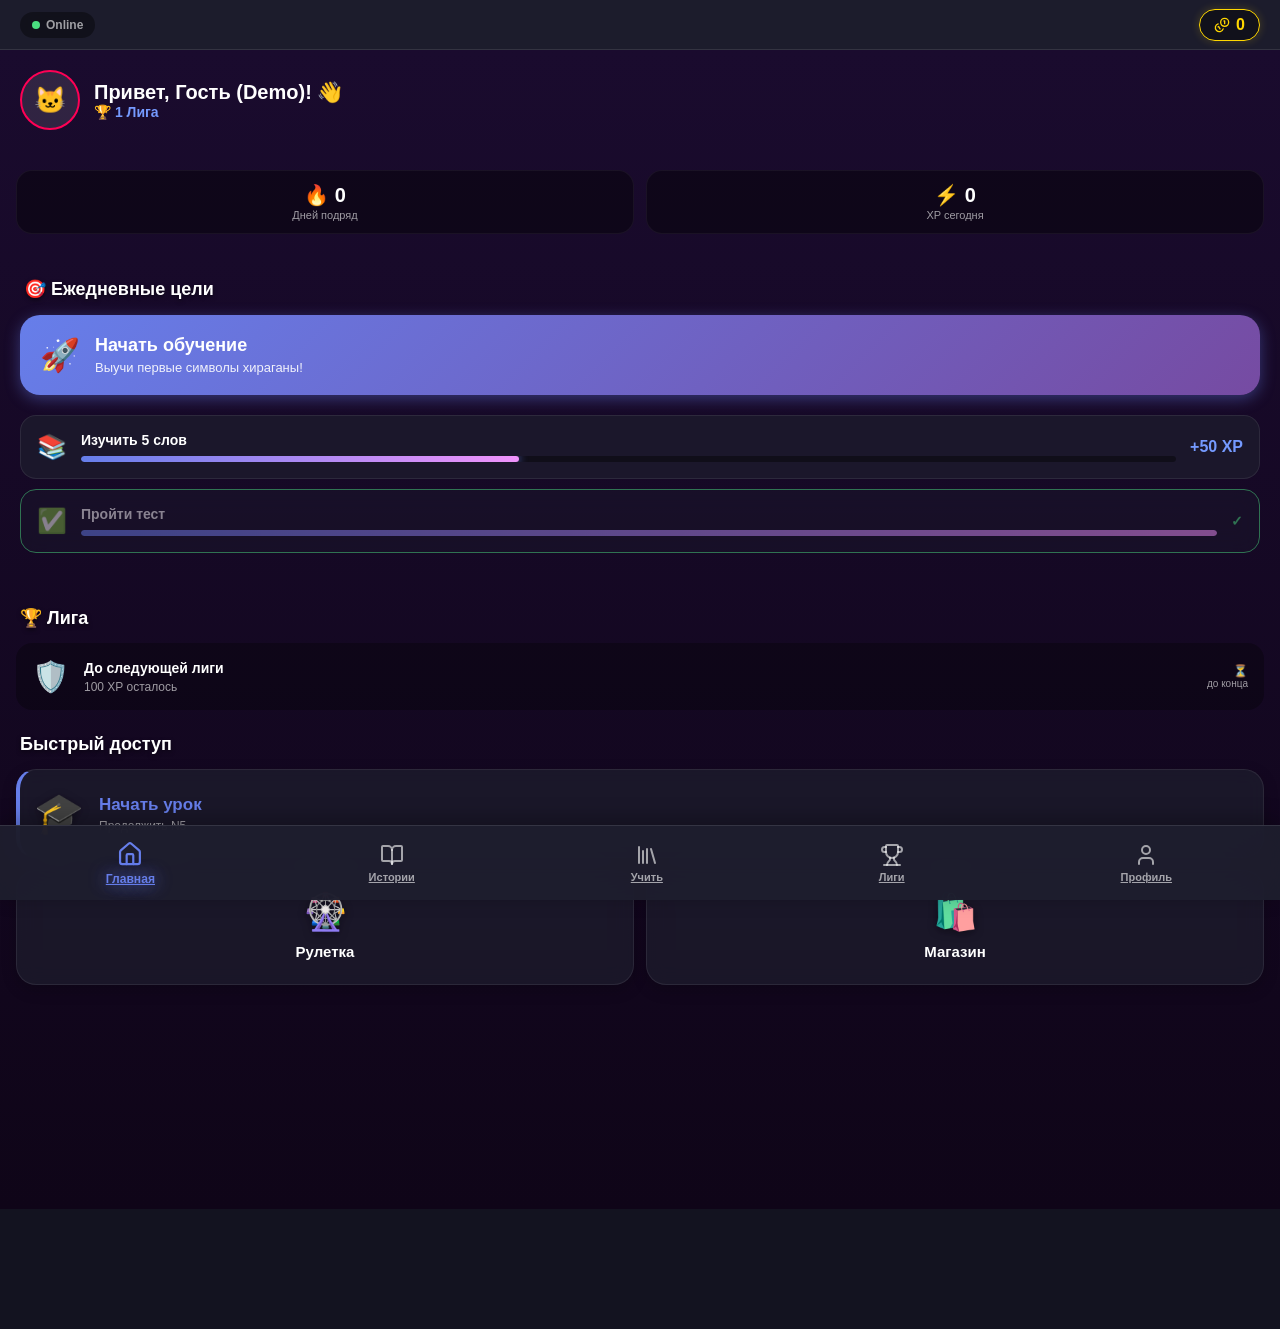
<file: docs/index.html>
<!doctype html>
<html lang="en">
  <head>
    <meta charset="UTF-8" />
    <link rel="icon" type="image/svg+xml" href="./vite.svg" />
    <meta name="viewport" content="width=device-width, initial-scale=1.0" />
    <title>frontend</title>
    <script type="module" crossorigin src="./assets/index-DY535Hd_.js"></script>
    <link rel="stylesheet" crossorigin href="./assets/index-B_oM7DAU.css">
  </head>
  <body>
    <div id="root"></div>
  </body>
</html>
</file>
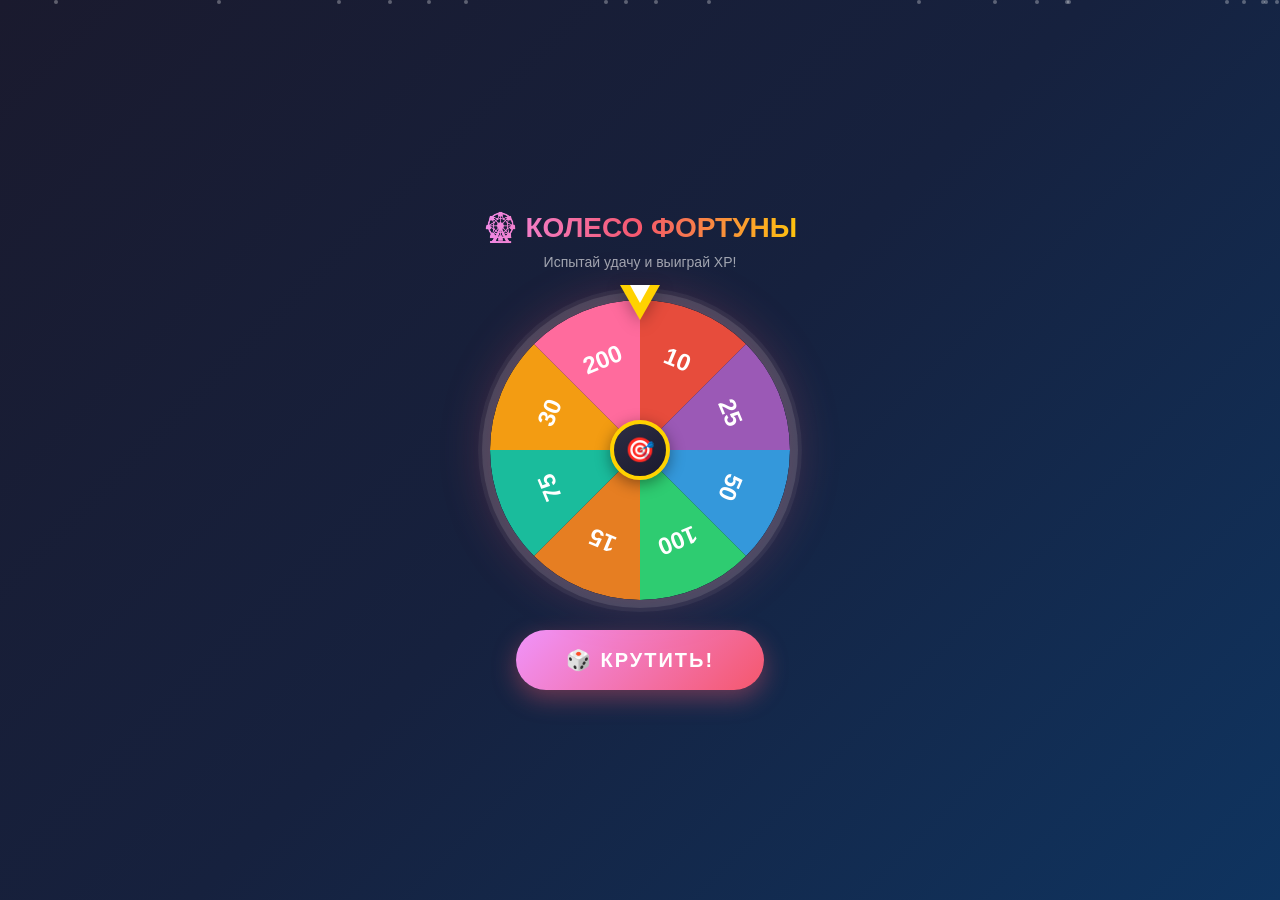
<file: wheel.html>
<!DOCTYPE html>
<html lang="ru">
<head>
    <meta charset="UTF-8">
    <meta name="viewport" content="width=device-width, initial-scale=1.0, user-scalable=no">
    <title>Колесо Фортуны</title>
    <script src="https://telegram.org/js/telegram-web-app.js"></script>
    <style>
        * {
            margin: 0;
            padding: 0;
            box-sizing: border-box;
        }

        body {
            font-family: -apple-system, BlinkMacSystemFont, 'Segoe UI', Roboto, sans-serif;
            background: linear-gradient(135deg, #1a1a2e 0%, #16213e 50%, #0f3460 100%);
            min-height: 100vh;
            display: flex;
            flex-direction: column;
            align-items: center;
            justify-content: center;
            overflow: hidden;
            color: white;
        }

        .container {
            text-align: center;
            padding: 20px;
            width: 100%;
            max-width: 400px;
        }

        h1 {
            font-size: 28px;
            margin-bottom: 10px;
            background: linear-gradient(90deg, #f093fb, #f5576c, #ffd200);
            -webkit-background-clip: text;
            -webkit-text-fill-color: transparent;
            background-clip: text;
            animation: shimmer 2s infinite;
        }

        @keyframes shimmer {
            0%, 100% { filter: brightness(1); }
            50% { filter: brightness(1.3); }
        }

        .subtitle {
            color: rgba(255,255,255,0.6);
            font-size: 14px;
            margin-bottom: 30px;
        }

        .wheel-container {
            position: relative;
            width: 300px;
            height: 300px;
            margin: 0 auto 30px;
        }

        .wheel {
            width: 100%;
            height: 100%;
            border-radius: 50%;
            position: relative;
            transition: transform 4s cubic-bezier(0.17, 0.67, 0.12, 0.99);
            box-shadow: 
                0 0 0 8px rgba(255,255,255,0.1),
                0 0 0 12px rgba(255,255,255,0.05),
                0 0 50px rgba(245, 87, 108, 0.3),
                inset 0 0 30px rgba(0,0,0,0.3);
        }

        .pointer {
            position: absolute;
            top: -15px;
            left: 50%;
            transform: translateX(-50%);
            width: 0;
            height: 0;
            border-left: 20px solid transparent;
            border-right: 20px solid transparent;
            border-top: 35px solid #ffd200;
            filter: drop-shadow(0 4px 8px rgba(0,0,0,0.3));
            z-index: 10;
        }

        .pointer::after {
            content: '';
            position: absolute;
            top: -35px;
            left: -10px;
            width: 0;
            height: 0;
            border-left: 10px solid transparent;
            border-right: 10px solid transparent;
            border-top: 18px solid #fff;
        }

        .center-circle {
            position: absolute;
            top: 50%;
            left: 50%;
            transform: translate(-50%, -50%);
            width: 60px;
            height: 60px;
            background: linear-gradient(145deg, #2d2d44, #1a1a2e);
            border-radius: 50%;
            border: 4px solid #ffd200;
            display: flex;
            align-items: center;
            justify-content: center;
            font-size: 24px;
            box-shadow: 0 4px 15px rgba(0,0,0,0.4);
            z-index: 5;
        }

        .spin-btn {
            background: linear-gradient(135deg, #f093fb 0%, #f5576c 100%);
            border: none;
            padding: 18px 50px;
            font-size: 20px;
            font-weight: 700;
            color: white;
            border-radius: 50px;
            cursor: pointer;
            transition: all 0.3s ease;
            box-shadow: 0 8px 25px rgba(245, 87, 108, 0.4);
            text-transform: uppercase;
            letter-spacing: 2px;
        }

        .spin-btn:hover:not(:disabled) {
            transform: translateY(-3px) scale(1.02);
            box-shadow: 0 12px 35px rgba(245, 87, 108, 0.5);
        }

        .spin-btn:active:not(:disabled) {
            transform: translateY(0) scale(0.98);
        }

        .spin-btn:disabled {
            background: linear-gradient(135deg, #555 0%, #333 100%);
            cursor: not-allowed;
            box-shadow: none;
        }

        .result {
            margin-top: 25px;
            padding: 20px;
            background: rgba(255,255,255,0.1);
            border-radius: 20px;
            backdrop-filter: blur(10px);
            display: none;
            animation: popIn 0.5s ease;
        }

        @keyframes popIn {
            0% { transform: scale(0.8); opacity: 0; }
            50% { transform: scale(1.05); }
            100% { transform: scale(1); opacity: 1; }
        }

        .result.show {
            display: block;
        }

        .result-xp {
            font-size: 48px;
            font-weight: 800;
            background: linear-gradient(90deg, #ffd200, #ff6b6b);
            -webkit-background-clip: text;
            -webkit-text-fill-color: transparent;
            background-clip: text;
        }

        .result-text {
            font-size: 16px;
            color: rgba(255,255,255,0.8);
            margin-top: 5px;
        }

        .confetti {
            position: fixed;
            width: 10px;
            height: 10px;
            pointer-events: none;
            animation: confettiFall 3s ease-out forwards;
        }

        @keyframes confettiFall {
            0% {
                transform: translateY(-100vh) rotate(0deg);
                opacity: 1;
            }
            100% {
                transform: translateY(100vh) rotate(720deg);
                opacity: 0;
            }
        }

        .particles {
            position: fixed;
            top: 0;
            left: 0;
            width: 100%;
            height: 100%;
            pointer-events: none;
            overflow: hidden;
            z-index: -1;
        }

        .particle {
            position: absolute;
            width: 4px;
            height: 4px;
            background: rgba(255,255,255,0.3);
            border-radius: 50%;
            animation: float 15s infinite;
        }

        @keyframes float {
            0%, 100% {
                transform: translateY(100vh) rotate(0deg);
                opacity: 0;
            }
            10% { opacity: 1; }
            90% { opacity: 1; }
            100% {
                transform: translateY(-100vh) rotate(360deg);
                opacity: 0;
            }
        }
    </style>
</head>
<body>
    <div class="particles" id="particles"></div>
    
    <div class="container">
        <h1>🎡 КОЛЕСО ФОРТУНЫ</h1>
        <p class="subtitle">Испытай удачу и выиграй XP!</p>
        
        <div class="wheel-container">
            <div class="pointer"></div>
            <div class="wheel" id="wheel"></div>
            <div class="center-circle">🎯</div>
        </div>
        
        <button class="spin-btn" id="spinBtn" onclick="spin()">
            🎲 КРУТИТЬ!
        </button>
        
        <div class="result" id="result">
            <div class="result-xp" id="resultXp">+100 XP</div>
            <div class="result-text">Награда начислена!</div>
        </div>
    </div>

    <script>
        const tg = (window.Telegram && window.Telegram.WebApp) ? window.Telegram.WebApp : { initData: '', expand(){}, ready(){}, sendData(){}, HapticFeedback: { notificationOccurred(){}, impactOccurred(){} }, colorScheme: 'dark' };
        try { tg.expand(); tg.ready(); } catch(e){}

        const prizes = [
            { value: 10, label: '10', color: '#e74c3c' },
            { value: 25, label: '25', color: '#9b59b6' },
            { value: 50, label: '50', color: '#3498db' },
            { value: 100, label: '100', color: '#2ecc71' },
            { value: 15, label: '15', color: '#e67e22' },
            { value: 75, label: '75', color: '#1abc9c' },
            { value: 30, label: '30', color: '#f39c12' },
            { value: 200, label: '200', color: '#ff6b9d' }
        ];

        let isSpinning = false;
        let currentRotation = 0;

        // Новая функция отправки
        function sendResult(type, score) {
            const data = {
                type: type,
                score: score,
                initData: tg.initData
            };
            tg.sendData(JSON.stringify(data));
        }

        function createWheel() {
            const wheel = document.getElementById('wheel');
            const segmentAngle = 360 / prizes.length;
            
            let svgContent = `<svg viewBox="0 0 100 100" style="width:100%;height:100%;border-radius:50%;">`;
            
            prizes.forEach((prize, i) => {
                const startAngle = i * segmentAngle - 90;
                const endAngle = startAngle + segmentAngle;
                
                const startRad = (startAngle * Math.PI) / 180;
                const endRad = (endAngle * Math.PI) / 180;
                
                const x1 = 50 + 50 * Math.cos(startRad);
                const y1 = 50 + 50 * Math.sin(startRad);
                const x2 = 50 + 50 * Math.cos(endRad);
                const y2 = 50 + 50 * Math.sin(endRad);
                
                const largeArc = segmentAngle > 180 ? 1 : 0;
                
                svgContent += `
                    <path d="M 50 50 L ${x1} ${y1} A 50 50 0 ${largeArc} 1 ${x2} ${y2} Z" 
                          fill="${prize.color}"/>
                `;
                
                const textAngle = startAngle + segmentAngle / 2;
                const textRad = (textAngle * Math.PI) / 180;
                const textX = 50 + 32 * Math.cos(textRad);
                const textY = 50 + 32 * Math.sin(textRad);
                
                svgContent += `
                    <text x="${textX}" y="${textY}" 
                          fill="white" 
                          font-size="8" 
                          font-weight="bold"
                          text-anchor="middle" 
                          dominant-baseline="middle"
                          transform="rotate(${textAngle + 90}, ${textX}, ${textY})">
                        ${prize.label}
                    </text>
                `;
            });
            
            svgContent += `</svg>`;
            wheel.innerHTML = svgContent;
        }

        function spin() {
            if (isSpinning) return;
            
            isSpinning = true;
            const btn = document.getElementById('spinBtn');
            btn.disabled = true;
            btn.textContent = '🎰 Крутится...';
            
            document.getElementById('result').classList.remove('show');
            
            const prizeIndex = Math.floor(Math.random() * prizes.length);
            const prize = prizes[prizeIndex];
            
            const segmentAngle = 360 / prizes.length;
            const targetAngle = 360 - (prizeIndex * segmentAngle + segmentAngle / 2);
            
            const spins = 5 + Math.random() * 3;
            const finalRotation = currentRotation + (spins * 360) + targetAngle - (currentRotation % 360);
            
            currentRotation = finalRotation;
            
            const wheel = document.getElementById('wheel');
            wheel.style.transform = `rotate(${finalRotation}deg)`;
            
            try { tg.HapticFeedback.impactOccurred('medium'); } catch(e) {}
            
            setTimeout(() => {
                showResult(prize.value);
                isSpinning = false;
                btn.textContent = '✅ Готово!';
                // Отправляем результат
                sendResult('wheel_reward', prize.value);
            }, 4500);
        }

        function showResult(xp) {
            const result = document.getElementById('result');
            const resultXp = document.getElementById('resultXp');
            
            resultXp.textContent = `+${xp} XP`;
            result.classList.add('show');
            
            createConfetti();
            
            try { tg.HapticFeedback.notificationOccurred('success'); } catch(e) {}
        }

        function createConfetti() {
            const colors = ['#f093fb', '#f5576c', '#ffd200', '#00d2ff', '#2ecc71', '#9b59b6'];
            
            for (let i = 0; i < 50; i++) {
                setTimeout(() => {
                    const confetti = document.createElement('div');
                    confetti.className = 'confetti';
                    confetti.style.left = Math.random() * 100 + 'vw';
                    confetti.style.background = colors[Math.floor(Math.random() * colors.length)];
                    confetti.style.animationDuration = (2 + Math.random() * 2) + 's';
                    confetti.style.width = (5 + Math.random() * 10) + 'px';
                    confetti.style.height = confetti.style.width;
                    confetti.style.borderRadius = Math.random() > 0.5 ? '50%' : '0';
                    document.body.appendChild(confetti);
                    
                    setTimeout(() => confetti.remove(), 3000);
                }, i * 30);
            }
        }

        function createParticles() {
            const container = document.getElementById('particles');
            for (let i = 0; i < 20; i++) {
                const particle = document.createElement('div');
                particle.className = 'particle';
                particle.style.left = Math.random() * 100 + '%';
                particle.style.animationDelay = Math.random() * 15 + 's';
                particle.style.animationDuration = (10 + Math.random() * 10) + 's';
                container.appendChild(particle);
            }
        }

        createWheel();
        createParticles();
        
        document.body.style.background = tg.colorScheme === 'dark' 
            ? 'linear-gradient(135deg, #1a1a2e 0%, #16213e 50%, #0f3460 100%)'
            : 'linear-gradient(135deg, #667eea 0%, #764ba2 100%)';
    </script>
</body>
</html>
</file>
<file: docs/assets/index-B_oM7DAU.css>
:root{--primary: #667eea;--secondary: #764ba2;--accent: #f093fb;--success: #4ade80;--error: #f87171;--warning: #fbbf24;--gold: #ffd700;--bg: var(--tg-theme-bg-color, #131320);--bg-secondary: var(--tg-theme-secondary-bg-color, #1e1e2e);--text: var(--tg-theme-text-color, #ffffff);--text-hint: rgba(255, 255, 255, .6)}*{margin:0;padding:0;box-sizing:border-box;-webkit-tap-highlight-color:transparent}body{font-family:Inter,-apple-system,BlinkMacSystemFont,sans-serif;background:var(--bg);color:var(--text);min-height:100vh;overflow-x:hidden;padding-bottom:120px;padding-top:50px}.hidden{display:none!important}.japanese{font-family:Noto Sans JP,sans-serif}.top-bar{position:fixed;top:0;left:0;right:0;height:50px;background:#1e1e2ee6;backdrop-filter:blur(20px);-webkit-backdrop-filter:blur(20px);border-bottom:1px solid rgba(255,255,255,.1);display:flex;justify-content:space-between;align-items:center;padding:0 20px;z-index:1000}.server-status{background:#0006;padding:6px 12px;border-radius:20px;display:flex;align-items:center;gap:6px;font-size:12px;font-weight:600;color:var(--text-hint);cursor:pointer;transition:all .2s}.server-status:hover{background:#0009;transform:scale(1.05)}.status-dot{width:8px;height:8px;border-radius:50%;background:var(--warning);animation:pulse 2s infinite}.status-dot.online{background:var(--success);animation:none}.status-dot.offline{background:var(--error);animation:none}@keyframes pulse{0%,to{opacity:1}50%{opacity:.5}}.coin-display{background:#0006;padding:6px 14px;border-radius:20px;border:1px solid var(--gold);color:var(--gold);font-weight:800;font-size:16px;display:flex;align-items:center;gap:6px;cursor:pointer;box-shadow:0 0 10px #ffd70033;transition:transform .2s}.coin-display:active{transform:scale(.95)}.app-bg-layer{position:fixed;top:0;left:0;width:100vw;height:100vh;z-index:-2;background-image:url(../bg.jpg);background-size:cover;background-position:center;opacity:.6;transition:opacity .5s ease}.app-bg-overlay{position:fixed;top:0;left:0;width:100vw;height:100vh;z-index:-1;background:linear-gradient(to bottom,#131320d9,#13132080)}.bottom-nav{position:fixed;bottom:0;left:0;right:0;height:75px;background:#1e1e2ef2;backdrop-filter:blur(20px);-webkit-backdrop-filter:blur(20px);border-top:1px solid rgba(255,255,255,.1);display:flex;justify-content:space-around;align-items:center;padding-bottom:env(safe-area-inset-bottom);z-index:9999;box-shadow:0 -5px 20px #0000004d;transition:transform .3s ease}.nav-item{display:flex;flex-direction:column;align-items:center;padding:6px 14px;border:none;background:none;color:var(--text-hint);font-size:11px;font-weight:600;cursor:pointer;transition:all .2s}.nav-item.active{color:var(--primary);transform:scale(1.1);text-shadow:0 0 15px var(--primary)}.nav-item .icon{font-size:24px;margin-bottom:4px}.glass-header{background:#1e1e2eb3;backdrop-filter:blur(15px);-webkit-backdrop-filter:blur(15px);padding:75px 20px 25px;border-radius:0 0 30px 30px;color:#fff;margin-bottom:20px;border-bottom:1px solid rgba(255,255,255,.1);box-shadow:0 10px 30px #0000004d;text-align:center;position:relative;overflow:hidden;margin-top:-50px}.glass-header:before{content:"";position:absolute;top:-50%;left:-50%;width:200%;height:200%;background:radial-gradient(circle at top,var(--primary) 0%,transparent 60%);opacity:.2;pointer-events:none}.user-row{display:flex;align-items:center;gap:14px;margin-bottom:20px;text-align:left}.avatar{width:60px;height:60px;border-radius:50%;background:#ffffff1a;display:flex;align-items:center;justify-content:center;font-size:26px;background-size:cover;background-position:center;border:2px solid var(--primary)}.user-info h1{font-size:22px;font-weight:700;margin-bottom:4px}.user-rank{display:flex;align-items:center;gap:6px;font-size:13px;color:var(--primary);font-weight:600}.stats-row{display:flex;gap:12px}.stat-box{flex:1;padding:12px;text-align:center;border-radius:16px;background:#0006;border:1px solid rgba(255,255,255,.05)}.stat-value{font-size:20px;font-weight:800;color:#fff}.stat-label{font-size:11px;color:var(--text-hint);margin-top:2px}.section{padding:0 16px;margin-bottom:24px}.section-title{font-size:18px;font-weight:700;margin-bottom:14px;padding-left:4px;color:#fff;text-shadow:0 2px 4px rgba(0,0,0,.5)}.menu-grid{display:grid;grid-template-columns:repeat(2,1fr);gap:12px}.menu-card{background:#1e1e2eb3;backdrop-filter:blur(10px);-webkit-backdrop-filter:blur(10px);border-radius:20px;padding:20px 14px;text-align:center;cursor:pointer;transition:.2s;border:1px solid rgba(255,255,255,.08);box-shadow:0 5px 15px #0003}.menu-card:active{transform:scale(.95);border-color:var(--primary);background:#0009}.menu-card .card-icon{font-size:36px;margin-bottom:10px;filter:drop-shadow(0 2px 5px rgba(0,0,0,.4))}.menu-card .card-title{font-size:15px;font-weight:700;margin-bottom:4px;color:#fff}.menu-card .card-subtitle{font-size:12px;color:var(--text-hint)}.menu-card.wide{grid-column:span 2;border-left:4px solid var(--primary);display:flex;align-items:center;text-align:left;gap:15px}.menu-card.wide .card-icon{margin-bottom:0;font-size:40px}.menu-card.wide .card-title{color:var(--primary);font-size:17px}.quest-item{background:#1e1e2eb3;-webkit-backdrop-filter:blur(10px);backdrop-filter:blur(10px);border-radius:16px;padding:16px;margin-bottom:10px;display:flex;align-items:center;gap:14px;border:1px solid rgba(255,255,255,.08)}.quest-icon{font-size:28px}.quest-info{flex:1}.quest-title{font-size:14px;font-weight:600;margin-bottom:8px;color:#fff}.quest-bar{height:6px;background:#0006;border-radius:3px;overflow:hidden}.quest-bar-fill{height:100%;background:linear-gradient(90deg,var(--primary),var(--accent));border-radius:3px;transition:width .3s;box-shadow:0 0 10px var(--primary)}.quest-reward{font-size:14px;font-weight:800;color:var(--primary)}.quest-item.done{opacity:.5;border-color:var(--success)}.quest-item.done .quest-reward{color:var(--success)}.story-card-enhanced{background:#1e1e2eb3;-webkit-backdrop-filter:blur(10px);backdrop-filter:blur(10px);border-radius:20px;padding:20px;margin-bottom:16px;border:1px solid rgba(255,255,255,.08);box-shadow:0 5px 15px #0003;transition:all .3s ease;position:relative;overflow:hidden}.story-card-enhanced:hover{transform:translateY(-2px);border-color:var(--primary);box-shadow:0 8px 25px #0000004d}.story-header{display:flex;align-items:center;gap:15px;margin-bottom:12px}.story-image{font-size:40px;width:60px;height:60px;display:flex;align-items:center;justify-content:center;background:#0000004d;border-radius:15px}.story-info{flex:1}.story-title{font-size:18px;font-weight:800;color:#fff;margin-bottom:6px}.story-meta{display:flex;gap:8px;flex-wrap:wrap}.story-level,.story-difficulty,.story-duration{font-size:11px;padding:3px 8px;border-radius:8px;font-weight:600}.story-level{background:#667eea33;color:var(--primary)}.story-difficulty{background:#ffffff1a;color:var(--text-hint)}.story-duration{background:#ffc10733;color:var(--warning)}.btn{border:none;border-radius:12px;padding:12px 20px;font-weight:700;cursor:pointer;transition:.2s;color:#fff;background:var(--primary)}.btn:active{transform:scale(.95)}.screen{min-height:100vh;color:var(--text)}.home-screen,.profile-screen{background:linear-gradient(to bottom,#1a0b2e,#0f0518);padding-bottom:100px}.home-header{padding:20px}.home-header .avatar{border:2px solid #ff0055}.user-info h2{font-size:20px;font-weight:700}.user-league{font-size:14px;color:#759aff;font-weight:700}.league-card{background:#0000004d;border-radius:16px;padding:16px;display:flex;align-items:center;gap:15px}.league-card .time-left{font-size:12px;color:var(--warning);font-weight:700;text-align:right}.league-card .hint{font-size:10px;color:var(--text-hint);text-align:right}.cta-start{background:linear-gradient(135deg,#667eea,#764ba2);border-radius:20px;padding:20px;margin-bottom:20px;display:flex;align-items:center;gap:15px;cursor:pointer;box-shadow:0 4px 15px #667eea66}.modal-backdrop{position:fixed;inset:0;background:#000c;z-index:1000;display:flex;align-items:center;justify-content:center}.modal{background:#1e1233;padding:20px;border-radius:20px;width:80%}.modal-header{display:flex;justify-content:space-between;margin-bottom:20px}.app-container{display:flex;flex-direction:column;min-height:100vh;position:relative;background-color:var(--bg)}.content{flex:1;position:relative;overflow-y:auto;overflow-x:hidden}
</file>
